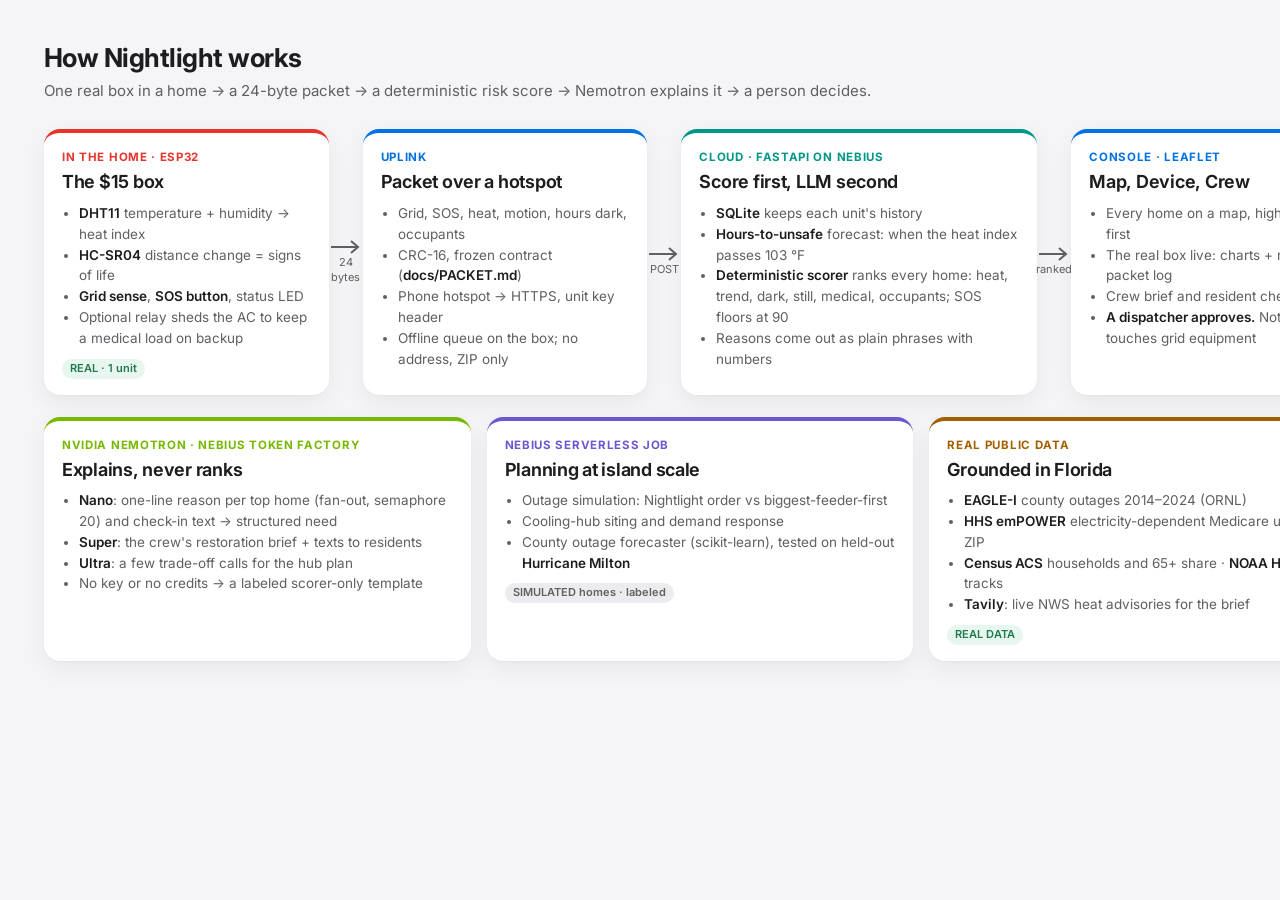
<file: docs/img/architecture.html>
<!doctype html>
<html><head><meta charset="utf-8">
<link rel="stylesheet" href="https://fonts.googleapis.com/css2?family=Inter:wght@400;500;600;700&display=swap">
<style>
  :root { --bg:#f5f5f7; --panel:#fff; --fg:#1d1d1f; --muted:#5f5f64; --line:#d2d2d7; --accent:#0071e3; --nv:#76b900; --bad:#c9252d; --sim:#6e56cf; }
  * { box-sizing: border-box; }
  body { margin:0; background:var(--bg); font:15px/1.4 Inter, sans-serif; color:var(--fg); }
  #d { width:1400px; padding:40px 44px 36px; }
  h1 { font-size:26px; font-weight:700; letter-spacing:-.02em; margin:0 0 4px; }
  .lede { color:var(--muted); margin:0 0 28px; font-size:15px; }
  .row { display:grid; grid-template-columns: 1fr 34px 1fr 34px 1.25fr 34px 1fr; align-items:stretch; }
  .card { background:var(--panel); border-radius:16px; padding:16px 18px; box-shadow:0 1px 2px rgba(0,0,0,.04),0 8px 24px rgba(0,0,0,.06); border-top:4px solid var(--c, var(--accent)); }
  .k { font-size:11.5px; font-weight:700; letter-spacing:.06em; text-transform:uppercase; color:var(--c, var(--accent)); }
  .t { font-size:18px; font-weight:650; letter-spacing:-.015em; margin:4px 0 8px; }
  ul { margin:0; padding-left:17px; color:var(--muted); font-size:13.5px; line-height:1.55; }
  li b { color:var(--fg); font-weight:600; }
  .arrow { display:flex; flex-direction:column; align-items:center; justify-content:center; color:var(--muted); font-size:11px; text-align:center; }
  .arrow svg { width:30px; height:16px; }
  .tag { display:inline-block; font-size:11px; font-weight:600; padding:2px 8px; border-radius:99px; background:#ececf0; color:var(--muted); margin-top:10px; }
  .tag.real { background:#e7f6ee; color:#1f7a4d; }
  .under { display:grid; grid-template-columns: 1fr 1fr 1fr; gap:16px; margin-top:22px; }
  .down { height:22px; display:flex; justify-content:center; }
  .note { margin-top:20px; color:var(--muted); font-size:13px; display:flex; gap:22px; }
  .note span::before { content:""; display:inline-block; width:10px; height:10px; border-radius:3px; margin-right:6px; vertical-align:-1px; background:var(--c); }
</style></head><body><div id="d">
<h1>How Nightlight works</h1>
<p class="lede">One real box in a home → a 24-byte packet → a deterministic risk score → Nemotron explains it → a person decides.</p>

<div class="row">
  <div class="card" style="--c:#e7352c">
    <div class="k">In the home · ESP32</div>
    <div class="t">The $15 box</div>
    <ul><li><b>DHT11</b> temperature + humidity → heat index</li>
        <li><b>HC-SR04</b> distance change = signs of life</li>
        <li><b>Grid sense</b>, <b>SOS button</b>, status LED</li>
        <li>Optional relay sheds the AC to keep a medical load on backup</li></ul>
    <span class="tag real">REAL · 1 unit</span>
  </div>
  <div class="arrow"><svg viewBox="0 0 30 16"><path d="M0 8h26M20 2l7 6-7 6" fill="none" stroke="currentColor" stroke-width="2"/></svg>24 bytes</div>
  <div class="card">
    <div class="k">Uplink</div>
    <div class="t">Packet over a hotspot</div>
    <ul><li>Grid, SOS, heat, motion, hours dark, occupants</li>
        <li>CRC-16, frozen contract (<b>docs/PACKET.md</b>)</li>
        <li>Phone hotspot → HTTPS, unit key header</li>
        <li>Offline queue on the box; no address, ZIP only</li></ul>
  </div>
  <div class="arrow"><svg viewBox="0 0 30 16"><path d="M0 8h26M20 2l7 6-7 6" fill="none" stroke="currentColor" stroke-width="2"/></svg>POST</div>
  <div class="card" style="--c:#009688">
    <div class="k">Cloud · FastAPI on Nebius</div>
    <div class="t">Score first, LLM second</div>
    <ul><li><b>SQLite</b> keeps each unit's history</li>
        <li><b>Hours-to-unsafe</b> forecast: when the heat index passes 103 °F</li>
        <li><b>Deterministic scorer</b> ranks every home: heat, trend, dark, still, medical, occupants; SOS floors at 90</li>
        <li>Reasons come out as plain phrases with numbers</li></ul>
  </div>
  <div class="arrow"><svg viewBox="0 0 30 16"><path d="M0 8h26M20 2l7 6-7 6" fill="none" stroke="currentColor" stroke-width="2"/></svg>ranked</div>
  <div class="card" style="--c:#0071e3">
    <div class="k">Console · Leaflet</div>
    <div class="t">Map, Device, Crew</div>
    <ul><li>Every home on a map, highest risk first</li>
        <li>The real box live: charts + raw packet log</li>
        <li>Crew brief and resident check-ins</li>
        <li><b>A dispatcher approves.</b> Nothing touches grid equipment</li></ul>
  </div>
</div>

<div class="under">
  <div class="card" style="--c:var(--nv)">
    <div class="k">NVIDIA Nemotron · Nebius Token Factory</div>
    <div class="t">Explains, never ranks</div>
    <ul><li><b>Nano</b>: one-line reason per top home (fan-out, semaphore 20) and check-in text → structured need</li>
        <li><b>Super</b>: the crew's restoration brief + texts to residents</li>
        <li><b>Ultra</b>: a few trade-off calls for the hub plan</li>
        <li>No key or no credits → a labeled scorer-only template</li></ul>
  </div>
  <div class="card" style="--c:var(--sim)">
    <div class="k">Nebius Serverless Job</div>
    <div class="t">Planning at island scale</div>
    <ul><li>Outage simulation: Nightlight order vs biggest-feeder-first</li>
        <li>Cooling-hub siting and demand response</li>
        <li>County outage forecaster (scikit-learn), tested on held-out <b>Hurricane Milton</b></li></ul>
    <span class="tag">SIMULATED homes · labeled</span>
  </div>
  <div class="card" style="--c:#a35f00">
    <div class="k">Real public data</div>
    <div class="t">Grounded in Florida</div>
    <ul><li><b>EAGLE-I</b> county outages 2014–2024 (ORNL)</li>
        <li><b>HHS emPOWER</b> electricity-dependent Medicare users per ZIP</li>
        <li><b>Census ACS</b> households and 65+ share · <b>NOAA HURDAT2</b> tracks</li>
        <li><b>Tavily</b>: live NWS heat advisories for the brief</li></ul>
    <span class="tag real">REAL DATA</span>
  </div>
</div>
</div></body></html>
</file>
